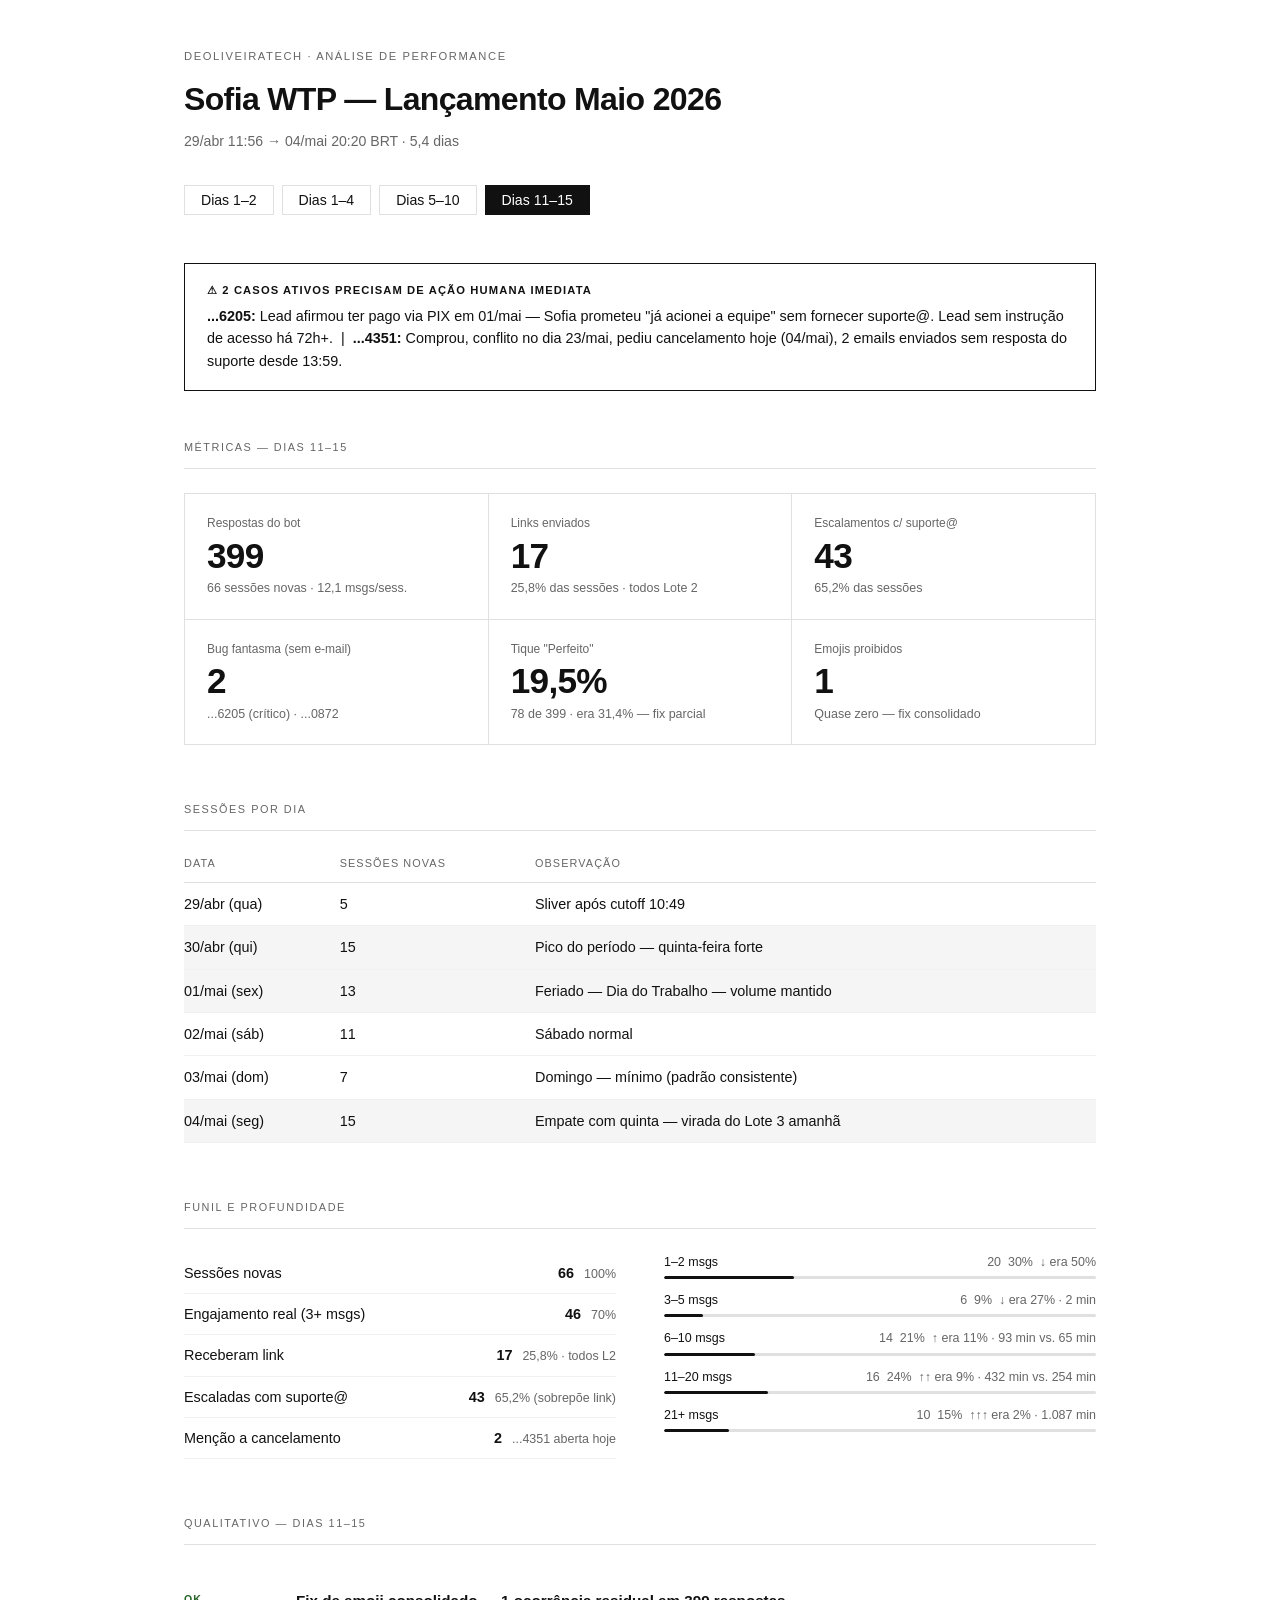
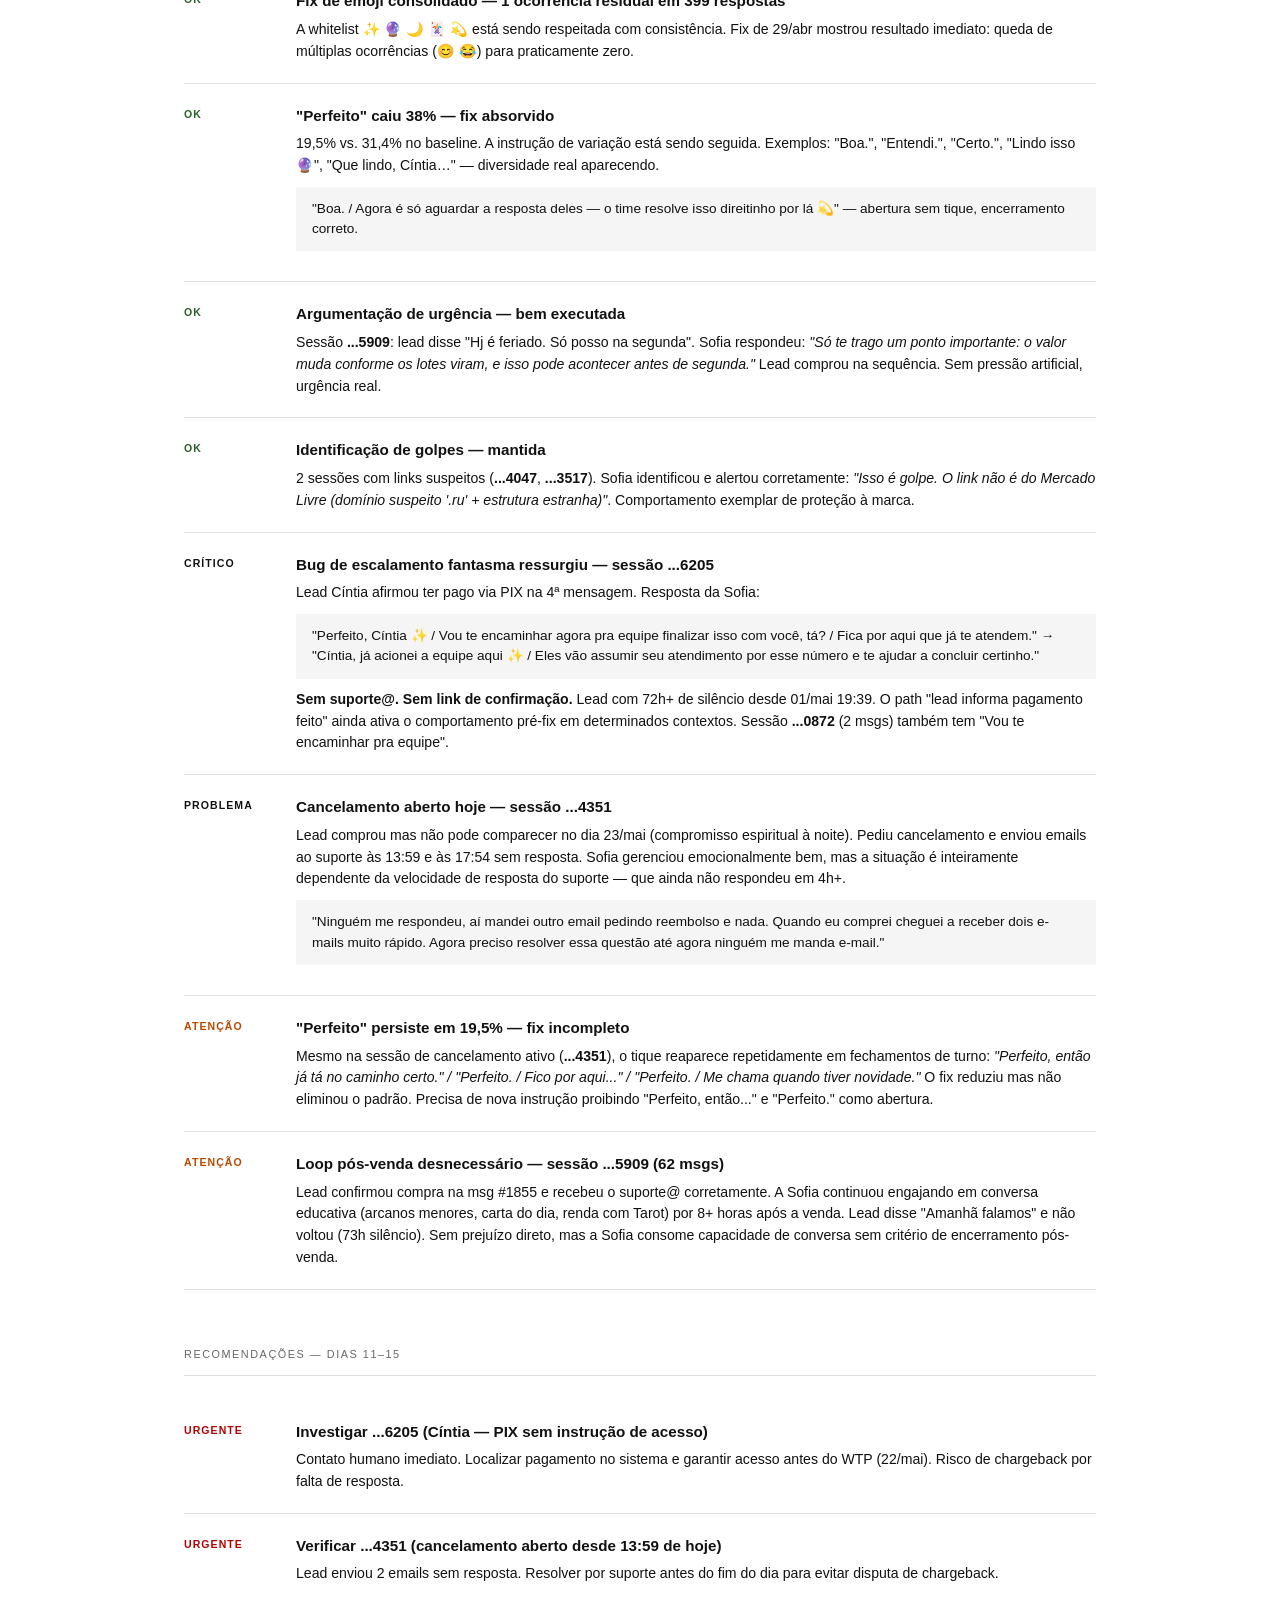
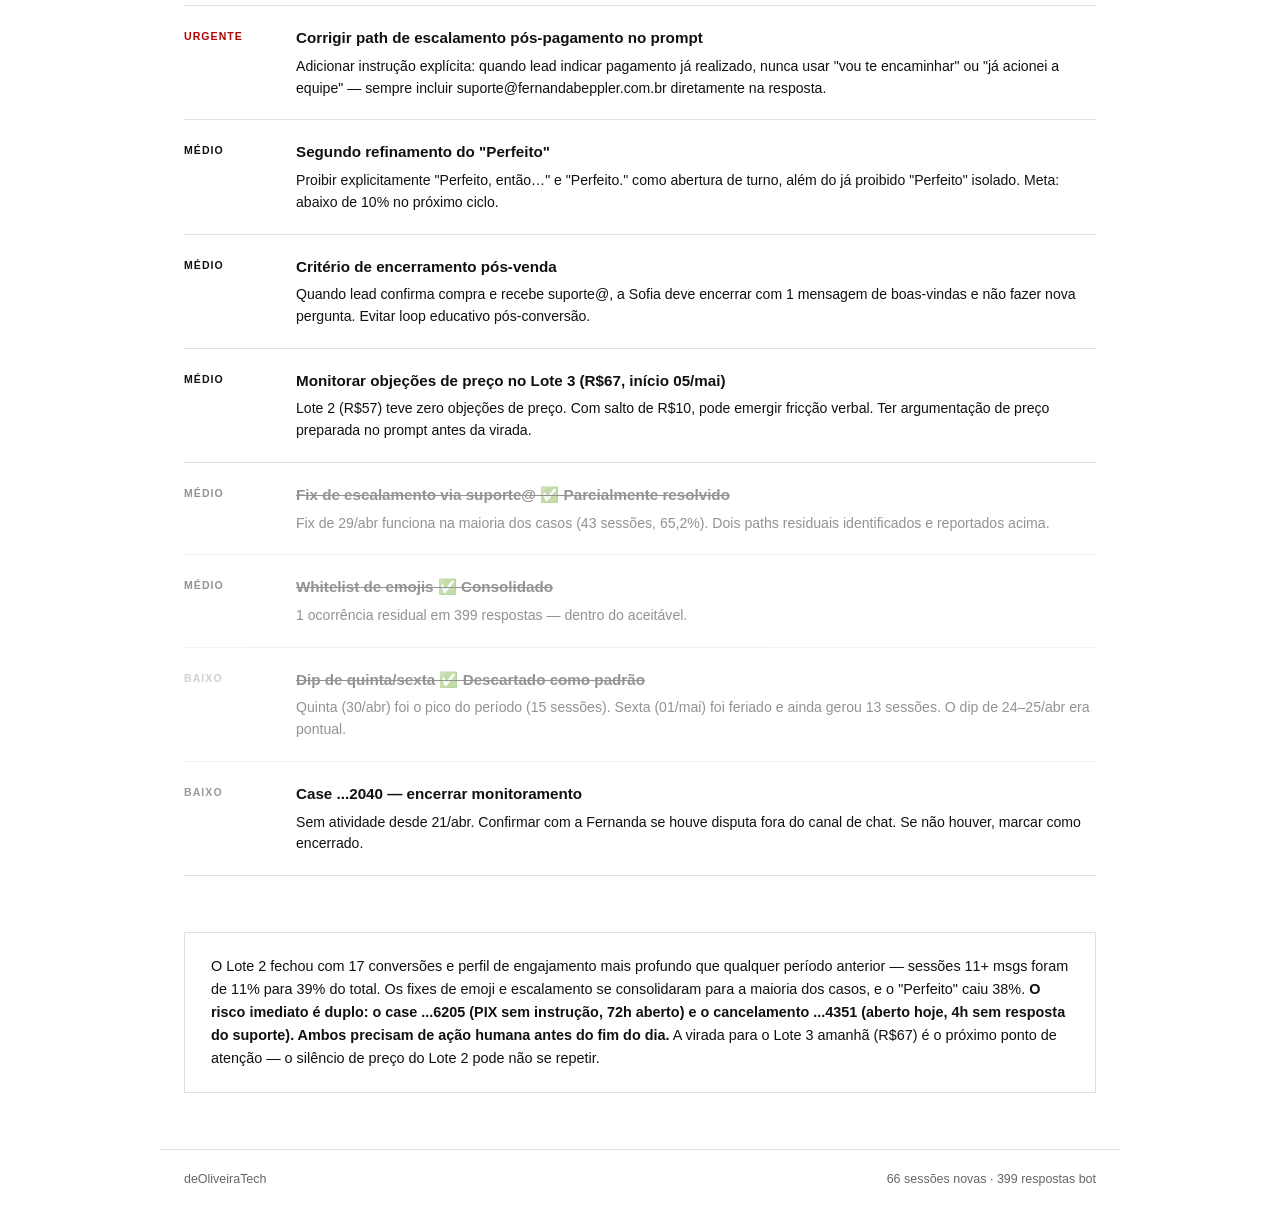
<file: index.html>
<!DOCTYPE html>
<html lang="pt-BR">
<head>
  <meta charset="UTF-8">
  <meta name="viewport" content="width=device-width, initial-scale=1.0">
  <title>Sofia WTP — Analytics · deOliveiraTech</title>
  <link rel="stylesheet" href="style.css">
</head>
<body>

  <header>
    <div class="page-header">
      <span class="eyebrow">deOliveiraTech · Análise de Performance</span>
      <h1 class="page-title">Sofia WTP — Lançamento Maio 2026</h1>
      <p class="date-range" id="date-range">Carregando...</p>
    </div>
    <nav class="tab-nav" id="tab-nav" role="tablist" aria-label="Períodos de análise"></nav>
  </header>

  <main id="content" role="main">
    <p class="loading">Carregando análise...</p>
  </main>

  <footer class="page-footer">
    <span>deOliveiraTech</span>
    <span id="footer-stats"></span>
  </footer>

  <script src="app.js"></script>
</body>
</html>
</file>
<file: style.css>
/* ─── Reset & Variables ─────────────────────────────── */
*, *::before, *::after { box-sizing: border-box; margin: 0; padding: 0; }

:root {
  --text:          #111111;
  --text-muted:    #666666;
  --text-light:    #999999;
  --border:        #e0e0e0;
  --border-subtle: #f0f0f0;
  --bg:            #ffffff;
  --bg-subtle:     #f5f5f5;
  --ok:            #276527;
  --problema:      #111111;
  --atencao:       #b84a00;
  --pendente:      #b30000;
  --tab-active:    #111111;
  --max-width:     960px;
}

body {
  font-family: -apple-system, BlinkMacSystemFont, 'Segoe UI', Helvetica, Arial, sans-serif;
  font-size: 15px;
  color: var(--text);
  background: var(--bg);
  line-height: 1.55;
}

/* ─── Page Header ────────────────────────────────────── */
.page-header {
  max-width: var(--max-width);
  margin: 0 auto;
  padding: 48px 24px 0;
}

.eyebrow {
  display: block;
  font-size: 0.7rem;
  text-transform: uppercase;
  letter-spacing: 0.14em;
  color: var(--text-muted);
  margin-bottom: 10px;
}

.page-title {
  font-size: 2rem;
  font-weight: 700;
  letter-spacing: -0.02em;
  margin-bottom: 6px;
}

.date-range {
  font-size: 0.88rem;
  color: var(--text-muted);
  margin-bottom: 32px;
}

/* ─── Tab Navigation ─────────────────────────────────── */
.tab-nav {
  max-width: var(--max-width);
  margin: 0 auto;
  padding: 0 24px;
  display: flex;
  gap: 8px;
  margin-bottom: 48px;
}

.tab-btn {
  padding: 6px 16px;
  border: 1px solid var(--border);
  background: transparent;
  cursor: pointer;
  font-size: 0.88rem;
  font-family: inherit;
  color: var(--text);
  transition: border-color 0.1s;
}

.tab-btn:hover:not(.active) {
  border-color: #aaa;
}

.tab-btn.active {
  background: var(--tab-active);
  color: #fff;
  border-color: var(--tab-active);
}

/* ─── Content Container ──────────────────────────────── */
#content {
  max-width: var(--max-width);
  margin: 0 auto;
  padding: 0 24px;
}

/* ─── Section Headers ────────────────────────────────── */
.section { margin-bottom: 56px; }

.section-label {
  font-size: 0.68rem;
  text-transform: uppercase;
  letter-spacing: 0.14em;
  color: var(--text-muted);
  font-weight: 500;
  padding-bottom: 12px;
  border-bottom: 1px solid var(--border);
  margin-bottom: 24px;
}

/* ─── Alert Box ──────────────────────────────────────── */
.alert {
  border: 1px solid var(--text);
  padding: 18px 22px;
  margin-bottom: 48px;
  font-size: 0.9rem;
}

.alert-title {
  font-size: 0.7rem;
  text-transform: uppercase;
  letter-spacing: 0.1em;
  font-weight: 700;
  margin-bottom: 6px;
}

.alert p { color: var(--text); }

/* ─── KPI Grid ───────────────────────────────────────── */
.kpi-grid {
  display: grid;
  grid-template-columns: repeat(3, 1fr);
  border-top: 1px solid var(--border);
  border-left: 1px solid var(--border);
}

.kpi-card {
  padding: 20px 22px;
  border-right: 1px solid var(--border);
  border-bottom: 1px solid var(--border);
  display: flex;
  flex-direction: column;
  gap: 4px;
}

.kpi-label {
  font-size: 0.75rem;
  color: var(--text-muted);
}

.kpi-value {
  font-size: 2.2rem;
  font-weight: 700;
  letter-spacing: -0.02em;
  line-height: 1.1;
}

.kpi-sub {
  font-size: 0.78rem;
  color: var(--text-muted);
}

/* ─── Tables ─────────────────────────────────────────── */
.data-table {
  width: 100%;
  border-collapse: collapse;
}

.data-table th {
  text-align: left;
  font-size: 0.68rem;
  text-transform: uppercase;
  letter-spacing: 0.1em;
  color: var(--text-muted);
  font-weight: 500;
  padding: 0 0 10px;
  border-bottom: 1px solid var(--border);
}

.data-table td {
  padding: 10px 0;
  border-bottom: 1px solid var(--border-subtle);
  font-size: 0.9rem;
}

.data-table td:first-child { font-weight: 500; }

.row-highlight td { background: var(--bg-subtle); }

/* ─── Funnel ─────────────────────────────────────────── */
.funnel-grid {
  display: grid;
  grid-template-columns: 1fr 1fr;
  gap: 48px;
  align-items: start;
}

.funnel-stat-row {
  display: flex;
  justify-content: space-between;
  align-items: baseline;
  padding: 9px 0;
  border-bottom: 1px solid var(--border-subtle);
  font-size: 0.9rem;
}

.funnel-stat-label { color: var(--text); }

.funnel-stat-value {
  font-weight: 700;
  white-space: nowrap;
}

.funnel-stat-note {
  font-size: 0.78rem;
  color: var(--text-muted);
  margin-left: 6px;
  font-weight: 400;
}

.bar-row {
  margin-bottom: 12px;
}

.bar-meta {
  display: flex;
  justify-content: space-between;
  font-size: 0.78rem;
  color: var(--text-muted);
  margin-bottom: 4px;
}

.bar-label { color: var(--text); font-weight: 500; }

.bar-track {
  height: 3px;
  background: var(--border);
  border-radius: 2px;
  overflow: hidden;
}

.bar-fill {
  height: 100%;
  background: var(--text);
  border-radius: 2px;
}

/* ─── Qualitative Items ──────────────────────────────── */
.qual-item {
  display: grid;
  grid-template-columns: 88px 1fr;
  gap: 24px;
  padding: 20px 0;
  border-bottom: 1px solid var(--border);
}

.qual-label {
  font-size: 0.66rem;
  text-transform: uppercase;
  letter-spacing: 0.1em;
  font-weight: 700;
  padding-top: 2px;
  color: var(--text-muted);
}

.qual-label.ok       { color: var(--ok); }
.qual-label.problema { color: var(--problema); }
.qual-label.atencao  { color: var(--atencao); }

.qual-title {
  font-size: 0.95rem;
  font-weight: 600;
  margin-bottom: 6px;
}

.qual-body { font-size: 0.88rem; color: var(--text); }

/* ─── Recommendation Items ───────────────────────────── */
.rec-item {
  display: grid;
  grid-template-columns: 88px 1fr;
  gap: 24px;
  padding: 20px 0;
  border-bottom: 1px solid var(--border);
}

.rec-item.resolved {
  opacity: 0.45;
}

.rec-label {
  font-size: 0.66rem;
  text-transform: uppercase;
  letter-spacing: 0.1em;
  font-weight: 700;
  padding-top: 2px;
  color: var(--text-muted);
}

.rec-label.pendente { color: var(--pendente); }
.rec-label.medio    { color: var(--text); }
.rec-label.baixo    { color: var(--text-light); }

.rec-title {
  font-size: 0.95rem;
  font-weight: 600;
  margin-bottom: 6px;
}

.rec-item.resolved .rec-title { text-decoration: line-through; }

.rec-body { font-size: 0.88rem; }

/* ─── Evidence / Blockquote ──────────────────────────── */
.evidence {
  background: var(--bg-subtle);
  padding: 12px 16px;
  margin: 10px 0;
  font-size: 0.85rem;
  line-height: 1.5;
}

.evidence cite {
  display: block;
  font-style: normal;
  margin-bottom: 2px;
  color: var(--text-muted);
  font-size: 0.78rem;
}

/* ─── Code blocks ────────────────────────────────────── */
pre {
  background: var(--bg-subtle);
  padding: 12px 16px;
  font-size: 0.8rem;
  font-family: 'SF Mono', 'Fira Code', 'Consolas', monospace;
  overflow-x: auto;
  margin: 10px 0;
  line-height: 1.5;
}

/* ─── Conclusion Box ─────────────────────────────────── */
.conclusion {
  border: 1px solid var(--border);
  padding: 22px 26px;
  margin-top: 40px;
  font-size: 0.9rem;
  line-height: 1.6;
}

/* ─── Footer ─────────────────────────────────────────── */
.page-footer {
  max-width: var(--max-width);
  margin: 56px auto 0;
  padding: 20px 24px 40px;
  border-top: 1px solid var(--border);
  display: flex;
  justify-content: space-between;
  font-size: 0.78rem;
  color: var(--text-muted);
}

/* ─── Loading state ──────────────────────────────────── */
.loading {
  padding: 48px 0;
  color: var(--text-muted);
  font-size: 0.88rem;
}
</file>
